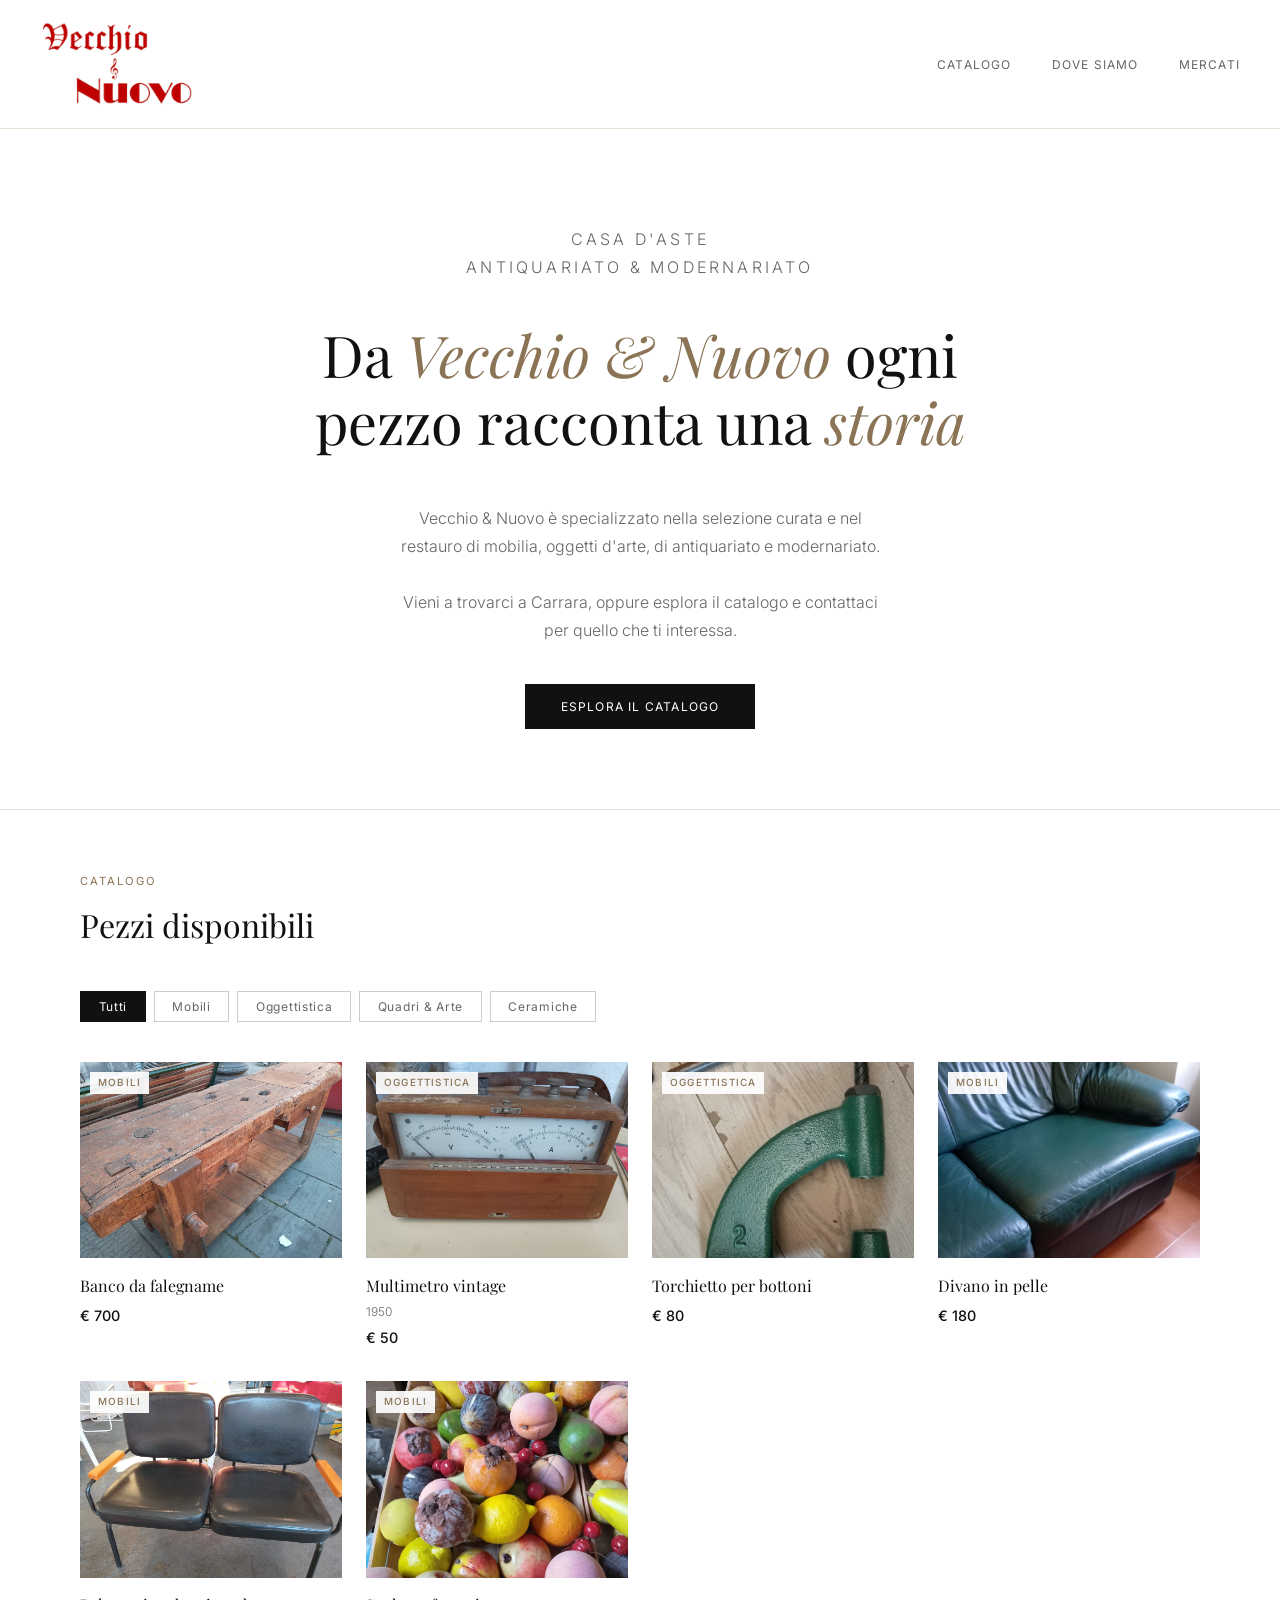
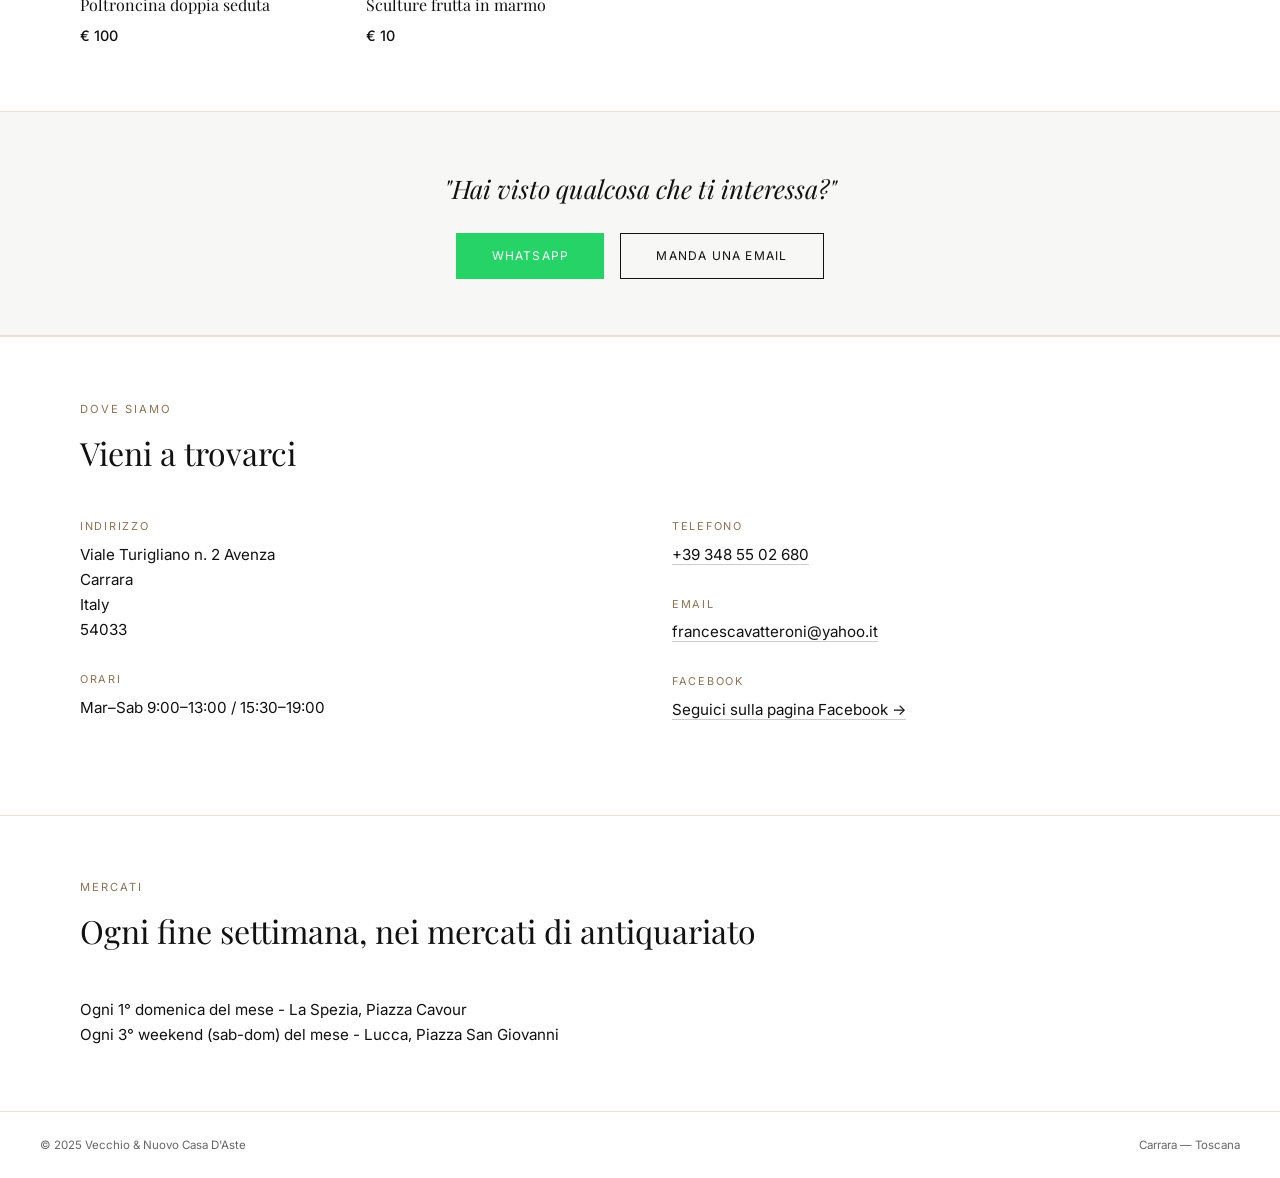
<file: index.html>
<!DOCTYPE html>
<html lang="it">
<head>
  <meta charset="UTF-8">
  <meta name="viewport" content="width=device-width, initial-scale=1.0">

  <!-- Nome che appare nel link su Google -->
  <script type="application/ld+json">
  {
    "@context": "https://schema.org",
    "@type": "LocalBusiness",
    "name": "Vecchio e Nuovo Casa D'Aste",
    "url": "https://vecchioenuovo.github.io/Vecchio-e-Nuovo/",
    "address": {
      "@type": "PostalAddress",
      "streetAddress": "Viale Turigliano 2",
      "addressLocality": "Carrara",
      "addressRegion": "MS",
      "postalCode": "54033",
      "addressCountry": "IT"
    },
    "telephone": "+393485502680",
    "description": "Antiquariato e modernariato a Massa Carrara. Mobili antichi, oggetti d'arte e oggettistica vintage. Mercati a La Spezia e Lucca. Visita il negozio o contattaci su WhatsApp."
  }
  </script>
  <link rel="netlify-identity-widget" href="https://vecchioenuovo.netlify.app" />
  <script src="https://identity.netlify.com/v1/netlify-identity-widget.js"></script>
  
  <!-- Titolo e descrizione che appaiono su Google -->
  <title>Vecchio e Nuovo Casa D'Aste - Antiquariato e Modernariato</title>
  <meta name="description" content="Antiquariato e modernariato a Massa Carrara. Mobili antichi, oggetti d'arte e oggettistica vintage. Mercati a La Spezia e Lucca. Visita il negozio o contattaci su WhatsApp.">

  <!-- Open Graph: come appare quando condividi su Facebook/WhatsApp -->
  <meta property="og:title" content="Vecchio e Nuovo">
  <meta property="og:description" content="Antiquariato e modernariato — Massa Carrara">
  <meta property="og:type" content="website">
  <meta property="og:site_name" content="Vecchio & Nuovo Casa D'Aste">
  <meta property="og:url" content="https://vecchioenuovo.github.io/Vecchio-e-Nuovo/">

  <!-- Stile -->
  <link rel="stylesheet" href="css/stile.css">

  <!-- Favicon: puoi sostituire con un'icona reale -->
  <link rel="icon" href="data:image/svg+xml,<svg xmlns='http://www.w3.org/2000/svg' viewBox='0 0 100 100'><text y='.9em' font-size='90'>🏛️</text></svg>">
</head>

<body>

  <!-- ==============================
       NAVIGAZIONE
  ============================== -->
  <nav class="nav" aria-label="Navigazione principale">
    <a href="#" class="nav-logo" aria-label="Vecchio & Nuovo — torna in cima">
      <img src="img/logo_navbar.png" alt="Vecchio & Nuovo" class="nav-logo-img">
    </a>

    <!-- Menu hamburger (solo mobile) -->
    <button class="nav-toggle" id="nav-toggle" aria-label="Apri menu" aria-expanded="false">
      <span></span><span></span><span></span>
    </button>

    <ul class="nav-links" id="nav-links" role="list">
      <li><a href="#catalogo">Catalogo</a></li>
      <li><a href="#contatti">Dove siamo</a></li>
      <li><a href="#mercati">Mercati</a></li>
    </ul>
  </nav>


  <!-- ==============================
       HERO
  ============================== -->
  <header class="hero">
    <p class="hero-eyebrow">Casa D'Aste<br>Antiquariato &amp; Modernariato</p>
    <h1>Da <em>Vecchio & Nuovo</em> ogni pezzo racconta una <em>storia</em></h1>
    <p>
       <br>Vecchio & Nuovo è specializzato nella selezione curata e nel restauro di mobilia, oggetti d'arte, di antiquariato e modernariato.<br> <br>Vieni a trovarci a Carrara, oppure esplora il catalogo e contattaci per quello che ti interessa.
    </p>
    <a href="#catalogo" class="btn btn-dark">Esplora il catalogo</a>
  </header>

  <div class="divider"></div>


  <!-- ==============================
       CATALOGO
  ============================== -->
  <main>
    <section class="section" id="catalogo" aria-labelledby="titolo-catalogo">
      <div class="section-header">
        <p class="section-label">Catalogo</p>
        <h2 class="section-title" id="titolo-catalogo">Pezzi disponibili</h2>
      </div>

      <!-- Filtri per categoria -->
      <div class="filtri" id="filtri" role="group" aria-label="Filtra per categoria">
        <button class="filtro-btn attivo" data-cat="tutti">Tutti</button>
        <button class="filtro-btn" data-cat="mobili">Mobili</button>
        <button class="filtro-btn" data-cat="oggettistica">Oggettistica</button>
        <button class="filtro-btn" data-cat="quadri">Quadri &amp; Arte</button>
        <button class="filtro-btn" data-cat="ceramiche">Ceramiche</button>
      </div>

      <!-- Griglia prodotti (popolata da JS) -->
      <div class="griglia" id="griglia" aria-live="polite">
        <p class="stato-vuoto">Caricamento catalogo...</p>
      </div>
    </section>
  </main>


  <!-- ==============================
       BARRA CTA CONTATTO
  ============================== -->
  <div class="cta-bar">
    <p>"Hai visto qualcosa che ti interessa?"</p>
    <div class="cta-buttons">
      <a class="btn btn-whatsapp" id="cta-btn-wa" href="#" target="_blank" rel="noopener">
        WhatsApp
      </a>
      <a class="btn btn-outline" id="cta-btn-email" href="#">
        Manda una email
      </a>
    </div>
  </div>

  <div class="divider"></div>


  <!-- ==============================
       CONTATTI
  ============================== -->
  <section class="section" id="contatti" aria-labelledby="titolo-contatti">
    <div class="section-header">
      <p class="section-label">Dove siamo</p>
      <h2 class="section-title" id="titolo-contatti">Vieni a trovarci</h2>
    </div>

    <div class="contatti-grid">
      <div>
        <div class="contatto-voce">
          <p class="contatto-label">Indirizzo</p>
          <p class="contatto-valore" id="info-indirizzo"></p>
        </div>
        <div class="contatto-voce">
          <p class="contatto-label">Orari</p>
          <p class="contatto-valore" id="info-orari"></p>
        </div>
      </div>

      <div>
        <div class="contatto-voce">
          <p class="contatto-label">Telefono</p>
          <p class="contatto-valore" id="info-telefono"></p>
        </div>
        <div class="contatto-voce">
          <p class="contatto-label">Email</p>
          <p class="contatto-valore" id="info-email"></p>
        </div>
        <div class="contatto-voce">
          <p class="contatto-label">Facebook</p>
          <p class="contatto-valore" id="info-facebook"></p>
        </div>
      </div>
    </div>
  </section>


  <div class="divider"></div>


  <!-- ==============================
       MERCATI
  ============================== -->
  <section class="section" id="mercati" aria-labelledby="titolo-mercati">
    <div class="section-header">
      <p class="section-label">Mercati</p>
      <h2 class="section-title" id="titolo-mercati">Ogni fine settimana, nei mercati di antiquariato</h2>
    </div>
    <p class="contatto-valore" id="info-mercati"></p>
  </section>
  <footer class="footer">
    <span id="footer-nome">© 2025 Vecchio & Nuovo</span>
    <span>Carrara — Toscana</span>
  </footer>


  <!-- ==============================
       MODAL SCHEDA PRODOTTO
  ============================== -->
  <div class="modal-overlay" id="modal-overlay" role="dialog" aria-modal="true" aria-labelledby="modal-nome">
    <div class="modal">
      <div class="modal-img" id="modal-img">
        <!-- immagine caricata da JS -->
      </div>
      <div class="modal-body">
        <p class="modal-tag" id="modal-tag"></p>
        <h3 class="modal-nome" id="modal-nome"></h3>
        <p class="modal-meta" id="modal-meta"></p>
        <p class="modal-desc" id="modal-desc"></p>
        <p class="modal-prezzo" id="modal-prezzo"></p>
        <div style="display:flex; gap:0.75rem; flex-wrap:wrap; margin-top:0.5rem;">
          <a class="btn btn-whatsapp" id="modal-btn-wa" href="#" target="_blank" rel="noopener">
            WhatsApp
          </a>
          <a class="btn btn-outline" id="modal-btn-email" href="#">
            Email
          </a>
        </div>
      </div>
      <button class="modal-chiudi" id="modal-chiudi" aria-label="Chiudi scheda">✕</button>
    </div>
  </div>


  <!-- Script principale -->
  <script src="js/main.js"></script>

</body>
</html>
</file>
<file: css/stile.css>
/* ============================================
   VECCHIO & NUOVO — Stile principale
   Per modificare i colori principali, cerca
   le variabili CSS qui sotto (sezione :root)
   ============================================ */

@import url('https://fonts.googleapis.com/css2?family=Playfair+Display:ital,wght@0,400;0,500;1,400&family=Inter:wght@300;400;500&display=swap');

/* --- Variabili colore: modifica qui per cambiare tutto il sito --- */
:root {
  --colore-sfondo: #ffffff;
  --colore-sfondo-alt: #f7f7f5;
  --colore-testo: #111111;
  --colore-testo-muted: #666666;
  --colore-accento: #8B7355;       /* bronzo antico */
  --colore-bordo: #e8e0d5;
  --colore-bordo-scuro: #cccccc;
  --font-display: 'Playfair Display', Georgia, serif;
  --font-body: 'Inter', system-ui, sans-serif;
}

/* --- Reset base --- */
*, *::before, *::after { box-sizing: border-box; margin: 0; padding: 0; }
html { scroll-behavior: smooth; }
body {
  font-family: var(--font-body);
  background: var(--colore-sfondo);
  color: var(--colore-testo);
  line-height: 1.6;
  -webkit-font-smoothing: antialiased;
}
img { display: block; width: 100%; height: 100%; object-fit: cover; }
a { color: inherit; }

/* --- Navigazione --- */
.nav {
  position: sticky;
  top: 0;
  z-index: 100;
  background: var(--colore-sfondo);
  border-bottom: 0.5px solid var(--colore-bordo);
  display: flex;
  align-items: center;
  justify-content: space-between;
  padding: 1.2rem 2.5rem;
}
.nav-logo {
  text-decoration: none;
  display: flex;
  align-items: center;
}
.nav-logo span { color: var(--colore-accento); }
.nav-logo-img {
  height: 90px;      /* cambia questo numero per ingrandire o rimpicciolire */
  width: auto;       /* mantiene le proporzioni */
  max-width: 180px;
  display: block;
  object-fit: contain; /* sovrascrive il cover del reset globale */
}

.nav-links {
  display: flex;
  gap: 2.5rem;
  list-style: none;
}
.nav-links a {
  font-size: 0.75rem;
  letter-spacing: 0.1em;
  text-transform: uppercase;
  color: var(--colore-testo-muted);
  text-decoration: none;
  font-weight: 400;
  transition: color 0.2s;
}
.nav-links a:hover { color: var(--colore-accento); }

/* hamburger solo su mobile */
.nav-toggle {
  display: none;
  flex-direction: column;
  gap: 5px;
  background: none;
  border: none;
  cursor: pointer;
  padding: 4px;
}
.nav-toggle span {
  display: block;
  width: 22px;
  height: 1px;
  background: var(--colore-testo);
  transition: all 0.3s;
}

/* --- Hero --- */
.hero {
  text-align: center;
  padding: 6rem 2rem 5rem;
  max-width: 800px;
  margin: 0 auto;
}
.hero-eyebrow {
  font-size: 0.7rem;
  letter-spacing: 0.2em;
  text-transform: uppercase;
  color: var(--colore-accento);
  font-weight: 400;
  margin-bottom: 1.4rem;
}
.hero h1 {
  font-family: var(--font-display);
  font-size: clamp(2.2rem, 5vw, 3.6rem);
  font-weight: 400;
  line-height: 1.15;
  color: var(--colore-testo);
  margin-bottom: 1.4rem;
}
.hero h1 em {
  font-style: italic;
  color: var(--colore-accento);
}
.hero p {
  font-size: 1rem;
  color: var(--colore-testo-muted);
  line-height: 1.75;
  max-width: 500px;
  margin: 0 auto 2.5rem;
  font-weight: 300;
}

/* --- Bottoni --- */
.btn {
  display: inline-flex;
  align-items: center;
  gap: 0.5rem;
  padding: 0.8rem 2.2rem;
  font-family: var(--font-body);
  font-size: 0.75rem;
  letter-spacing: 0.1em;
  text-transform: uppercase;
  text-decoration: none;
  font-weight: 400;
  cursor: pointer;
  border: none;
  transition: background 0.2s, color 0.2s, border-color 0.2s;
}
.btn-dark {
  background: var(--colore-testo);
  color: var(--colore-sfondo);
}
.btn-dark:hover { background: var(--colore-accento); }

.btn-outline {
  background: transparent;
  color: var(--colore-testo);
  border: 0.5px solid var(--colore-testo);
}
.btn-outline:hover {
  background: var(--colore-testo);
  color: var(--colore-sfondo);
}
.btn-whatsapp {
  background: #25D366;
  color: #fff;
}
.btn-whatsapp:hover { background: #1eaa53; }

/* --- Divisore --- */
.divider {
  height: 0.5px;
  background: var(--colore-bordo);
  margin: 0;
}

/* --- Sezioni generali --- */
.section {
  padding: 4rem 2.5rem;
  max-width: 1200px;
  margin: 0 auto;
}
.section-header { margin-bottom: 2.5rem; }
.section-label {
  font-size: 0.7rem;
  letter-spacing: 0.18em;
  text-transform: uppercase;
  color: var(--colore-accento);
  font-weight: 400;
  margin-bottom: 0.5rem;
}
.section-title {
  font-family: var(--font-display);
  font-size: clamp(1.5rem, 3vw, 2rem);
  font-weight: 400;
  color: var(--colore-testo);
}

/* --- Filtri catalogo --- */
.filtri {
  display: flex;
  gap: 0.5rem;
  flex-wrap: wrap;
  margin-bottom: 2.5rem;
}
.filtro-btn {
  padding: 0.45rem 1.1rem;
  border: 0.5px solid var(--colore-bordo-scuro);
  background: var(--colore-sfondo);
  font-size: 0.75rem;
  letter-spacing: 0.06em;
  color: var(--colore-testo-muted);
  cursor: pointer;
  font-family: var(--font-body);
  transition: all 0.2s;
}
.filtro-btn:hover,
.filtro-btn.attivo {
  border-color: var(--colore-testo);
  background: var(--colore-testo);
  color: var(--colore-sfondo);
}

/* --- Griglia prodotti --- */
.griglia {
  display: grid;
  grid-template-columns: repeat(auto-fill, minmax(260px, 1fr));
  gap: 2rem 1.5rem;
}

/* --- Card prodotto --- */
.card {
  cursor: pointer;
  text-decoration: none;
  color: inherit;
  display: block;
}
.card-img {
  width: 100%;
  aspect-ratio: 4 / 3;
  background: var(--colore-sfondo-alt);
  position: relative;
  overflow: hidden;
}
.card-img img {
  transition: transform 0.5s ease;
}
.card:hover .card-img img { transform: scale(1.04); }

/* placeholder quando non c'è la foto */
.card-placeholder {
  position: absolute;
  inset: 0;
  display: flex;
  align-items: center;
  justify-content: center;
  font-size: 3rem;
  color: var(--colore-bordo-scuro);
  opacity: 0.4;
}

/* etichetta stile museo */
.card-tag {
  position: absolute;
  top: 10px;
  left: 10px;
  font-size: 0.62rem;
  letter-spacing: 0.12em;
  text-transform: uppercase;
  color: var(--colore-accento);
  background: rgba(255,255,255,0.92);
  padding: 3px 8px;
  font-weight: 500;
  z-index: 1;
}
.card-body { padding: 0.9rem 0 0; }
.card-nome {
  font-family: var(--font-display);
  font-size: 1rem;
  font-weight: 400;
  color: var(--colore-testo);
  margin-bottom: 0.2rem;
}
.card-meta {
  font-size: 0.75rem;
  color: var(--colore-testo-muted);
  margin-bottom: 0.35rem;
  font-weight: 300;
}
.card-prezzo {
  font-size: 0.9rem;
  color: var(--colore-testo);
  font-weight: 500;
}

/* --- Stato vuoto filtri --- */
.stato-vuoto {
  grid-column: 1 / -1;
  text-align: center;
  padding: 3rem;
  color: var(--colore-testo-muted);
  font-size: 0.9rem;
}

/* --- Barra CTA contatti --- */
.cta-bar {
  background: var(--colore-sfondo-alt);
  border-top: 0.5px solid var(--colore-bordo);
  border-bottom: 0.5px solid var(--colore-bordo);
  padding: 3.5rem 2rem;
  text-align: center;
}
.cta-bar p {
  font-family: var(--font-display);
  font-size: clamp(1.2rem, 3vw, 1.6rem);
  font-style: italic;
  color: var(--colore-testo);
  margin-bottom: 1.5rem;
  font-weight: 400;
}
.cta-buttons {
  display: flex;
  gap: 1rem;
  justify-content: center;
  flex-wrap: wrap;
}

/* --- Sezione contatti --- */
.contatti-grid {
  display: grid;
  grid-template-columns: 1fr 1fr;
  gap: 3rem 4rem;
}
.contatto-voce { margin-bottom: 1.8rem; }
.contatto-label {
  font-size: 0.68rem;
  letter-spacing: 0.16em;
  text-transform: uppercase;
  color: var(--colore-accento);
  margin-bottom: 0.4rem;
}
.contatto-valore {
  font-size: 0.95rem;
  color: var(--colore-testo);
  line-height: 1.65;
}
.contatto-valore a {
  text-decoration: none;
  border-bottom: 0.5px solid var(--colore-bordo-scuro);
  transition: border-color 0.2s, color 0.2s;
}
.contatto-valore a:hover {
  border-color: var(--colore-accento);
  color: var(--colore-accento);
}

/* --- Footer --- */
.footer {
  border-top: 0.5px solid var(--colore-bordo);
  padding: 1.5rem 2.5rem;
  display: flex;
  justify-content: space-between;
  align-items: center;
  font-size: 0.72rem;
  color: var(--colore-testo-muted);
}

/* --- Carosello foto nel modal --- */
.carosello-btn {
  position: absolute;
  top: 50%;
  transform: translateY(-50%);
  background: rgba(255,255,255,0.85);
  border: 0.5px solid var(--colore-bordo);
  width: 36px;
  height: 36px;
  display: flex;
  align-items: center;
  justify-content: center;
  cursor: pointer;
  font-size: 1.4rem;
  line-height: 1;
  color: var(--colore-testo);
  z-index: 2;
  transition: background 0.2s;
}
.carosello-btn:hover { background: #fff; }
.carosello-prev { left: 8px; }
.carosello-next { right: 8px; }

.carosello-dots {
  position: absolute;
  bottom: 10px;
  left: 50%;
  transform: translateX(-50%);
  display: flex;
  gap: 6px;
  z-index: 2;
}
.carosello-dot {
  width: 7px;
  height: 7px;
  border-radius: 50%;
  background: rgba(255,255,255,0.5);
  cursor: pointer;
  transition: background 0.2s;
  border: 0.5px solid rgba(0,0,0,0.2);
}
.carosello-dot.attivo { background: #fff; }

/* --- Modal scheda prodotto --- */
.modal-overlay {
  display: none;
  position: fixed;
  inset: 0;
  background: rgba(0,0,0,0.55);
  z-index: 200;
  align-items: center;
  justify-content: center;
  padding: 1.5rem;
}
.modal-overlay.aperto { display: flex; }
.modal {
  background: var(--colore-sfondo);
  max-width: 760px;
  width: 100%;
  max-height: 90vh;
  overflow-y: auto;
  display: grid;
  grid-template-columns: 1fr 1fr;
}
.modal-img {
  aspect-ratio: 1;
  background: var(--colore-sfondo-alt);
  position: relative;
  overflow: hidden;
}
.modal-img .card-placeholder { font-size: 4rem; }
.modal-body { padding: 2rem; display: flex; flex-direction: column; gap: 1rem; }
.modal-tag {
  font-size: 0.65rem;
  letter-spacing: 0.14em;
  text-transform: uppercase;
  color: var(--colore-accento);
}
.modal-nome {
  font-family: var(--font-display);
  font-size: 1.5rem;
  font-weight: 400;
  line-height: 1.2;
}
.modal-meta { font-size: 0.82rem; color: var(--colore-testo-muted); }
.modal-desc { font-size: 0.9rem; line-height: 1.75; color: #444; flex: 1; }
.modal-prezzo {
  font-size: 1.3rem;
  font-weight: 500;
  border-top: 0.5px solid var(--colore-bordo);
  padding-top: 1rem;
}
.modal-chiudi {
  position: absolute;
  top: 1rem;
  right: 1rem;
  background: var(--colore-sfondo);
  border: 0.5px solid var(--colore-bordo);
  width: 32px;
  height: 32px;
  display: flex;
  align-items: center;
  justify-content: center;
  cursor: pointer;
  font-size: 1rem;
  z-index: 10;
}
.modal-overlay { position: fixed; }

/* --- Responsive --- */
@media (max-width: 768px) {
  .nav { padding: 1rem 1.5rem; }
  .nav-links { display: none; flex-direction: column; gap: 1.2rem; }
  .nav-links.aperto {
    display: flex;
    position: absolute;
    top: 60px;
    left: 0;
    right: 0;
    background: var(--colore-sfondo);
    padding: 1.5rem 2rem;
    border-bottom: 0.5px solid var(--colore-bordo);
  }
  .nav-toggle { display: flex; }
  .hero { padding: 4rem 1.5rem 3rem; }
  .section { padding: 3rem 1.5rem; }
  .griglia { grid-template-columns: repeat(2, 1fr); gap: 1rem; }
  .contatti-grid { grid-template-columns: 1fr; gap: 0; }
  .modal { grid-template-columns: 1fr; }
  .modal-img { aspect-ratio: 16/9; }
  .footer { flex-direction: column; gap: 0.5rem; text-align: center; }
}

@media (max-width: 420px) {
  .griglia { grid-template-columns: 1fr; }
}
</file>
